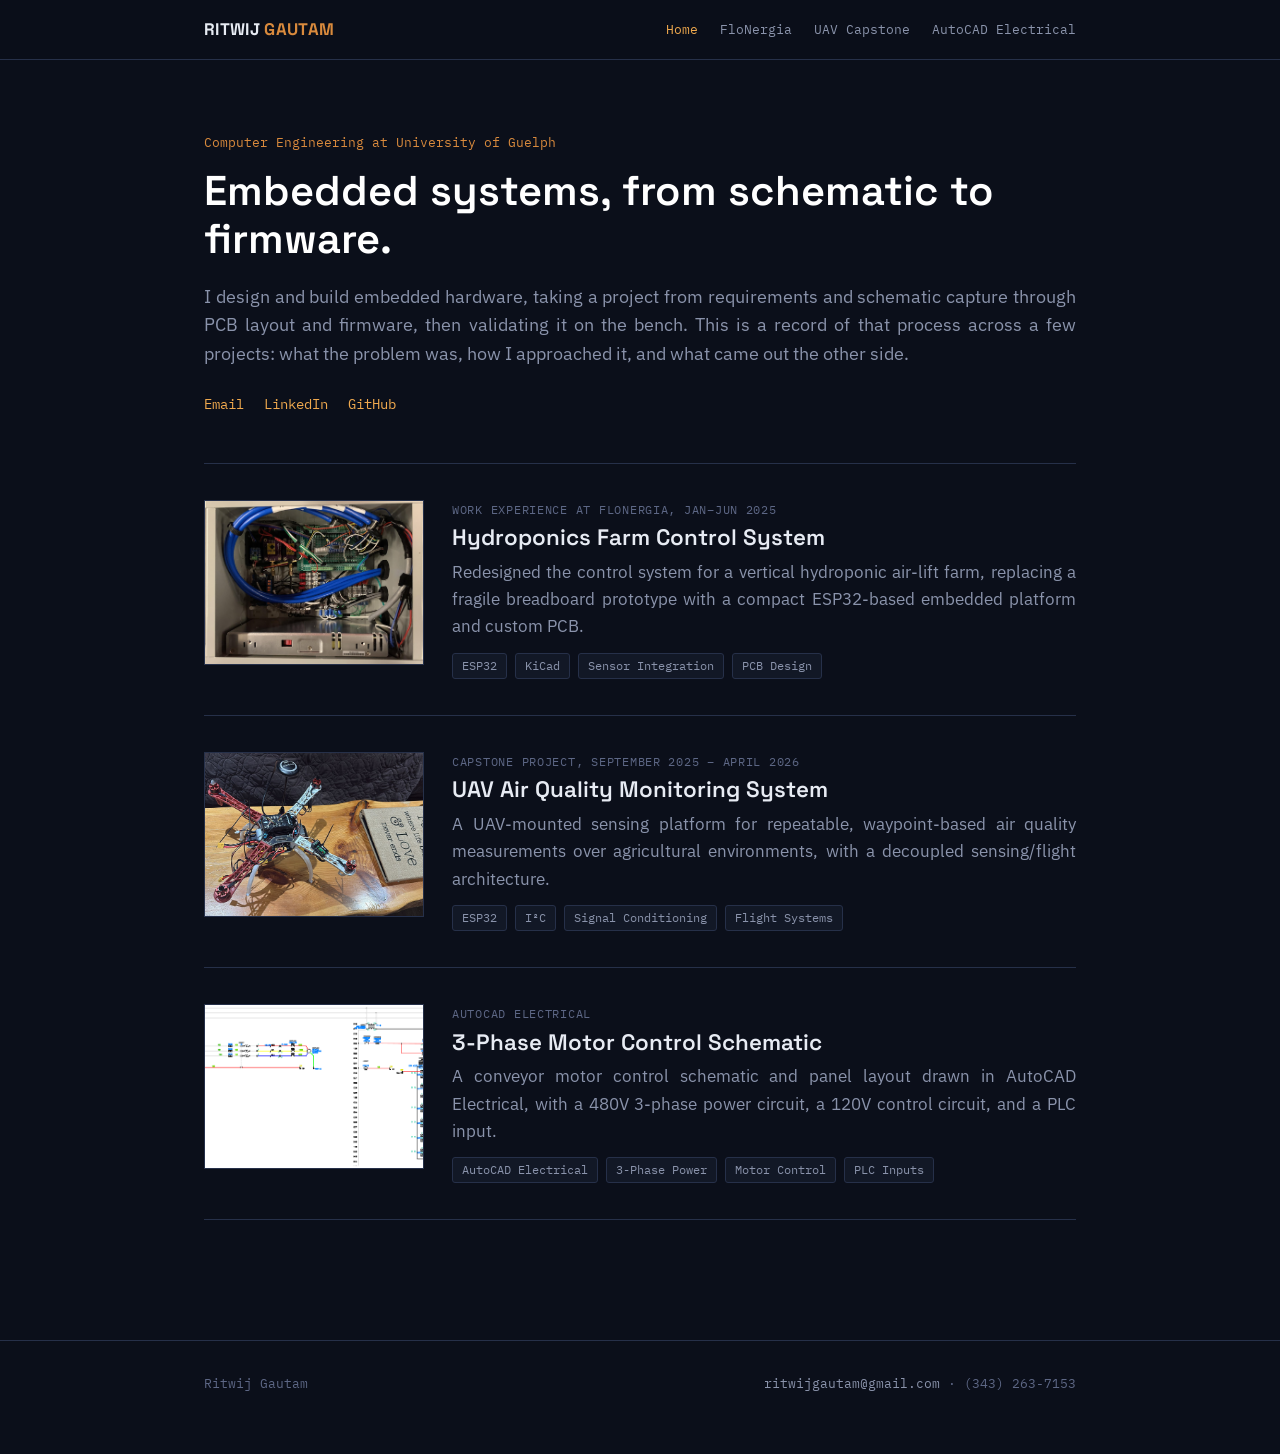
<file: index.html>
<!DOCTYPE html>
<html lang="en">
<head>
<meta charset="UTF-8">
<meta name="viewport" content="width=device-width, initial-scale=1.0">
<title>Ritwij Gautam | Embedded Systems Portfolio</title>
<link rel="stylesheet" href="styles.css">
</head>
<body>

<header class="site-header">
  <div class="wrap">
    <div class="name">RITWIJ <span>GAUTAM</span></div>
    <nav>
      <a href="index.html" class="current">Home</a>
      <a href="flonergia.html">FloNergia</a>
      <a href="capstone.html">UAV Capstone</a>
      <a href="autocad.html">AutoCAD Electrical</a>
    </nav>
  </div>
</header>

<section class="hero">
  <div class="eyebrow">Computer Engineering at University of Guelph</div>
  <h1>Embedded systems, from schematic to firmware.</h1>
  <p class="lede">
    I design and build embedded hardware, taking a project from requirements
    and schematic capture through PCB layout and firmware, then validating it
    on the bench. This is a record of that process across a few projects:
    what the problem was, how I approached it, and what came out the other side.
  </p>
  <div class="links">
    <a href="mailto:ritwijgautam@gmail.com">Email</a>
    <a href="https://www.linkedin.com/in/ritwij-gautam-88869a2b2/">LinkedIn</a>
    <a href="https://github.com/ritgaug">GitHub</a>
  </div>
</section>

<div class="project-list">

  <div class="project-row">
    <div class="thumb">
      <img src="images/flonergia/enclosure-interior.png" alt="Control enclosure interior for the hydroponics farm">
    </div>
    <div>
      <div class="meta-label">Work experience at FloNergia, Jan–Jun 2025</div>
      <h2><a href="flonergia.html">Hydroponics Farm Control System</a></h2>
      <p>Redesigned the control system for a vertical hydroponic air-lift farm, replacing a fragile breadboard prototype with a compact ESP32-based embedded platform and custom PCB.</p>
      <div class="chips">
        <span class="chip">ESP32</span>
        <span class="chip">KiCad</span>
        <span class="chip">Sensor Integration</span>
        <span class="chip">PCB Design</span>
      </div>
    </div>
  </div>

  <div class="project-row">
    <div class="thumb">
      <img src="images/capstone/uav-photo.png" alt="Assembled UAV air quality monitoring platform">
    </div>
    <div>
      <div class="meta-label">Capstone project, September 2025 – April 2026</div>
      <h2><a href="capstone.html">UAV Air Quality Monitoring System</a></h2>
      <p>A UAV-mounted sensing platform for repeatable, waypoint-based air quality measurements over agricultural environments, with a decoupled sensing/flight architecture.</p>
      <div class="chips">
        <span class="chip">ESP32</span>
        <span class="chip">I²C</span>
        <span class="chip">Signal Conditioning</span>
        <span class="chip">Flight Systems</span>
      </div>
    </div>
  </div>

  <div class="project-row">
    <div class="thumb">
      <img src="autocad-schematic.png" alt="AutoCAD Electrical motor control schematic">
    </div>
    <div>
      <div class="meta-label">AutoCAD Electrical</div>
      <h2><a href="autocad.html">3-Phase Motor Control Schematic</a></h2>
      <p>A conveyor motor control schematic and panel layout drawn in AutoCAD Electrical, with a 480V 3-phase power circuit, a 120V control circuit, and a PLC input.</p>
      <div class="chips">
        <span class="chip">AutoCAD Electrical</span>
        <span class="chip">3-Phase Power</span>
        <span class="chip">Motor Control</span>
        <span class="chip">PLC Inputs</span>
      </div>
    </div>
  </div>

</div>

<footer class="site-footer">
  <div class="wrap">
    <span>Ritwij Gautam</span>
    <span><a href="mailto:ritwijgautam@gmail.com">ritwijgautam@gmail.com</a> · (343) 263-7153</span>
  </div>
</footer>

</body>
</html>
</file>
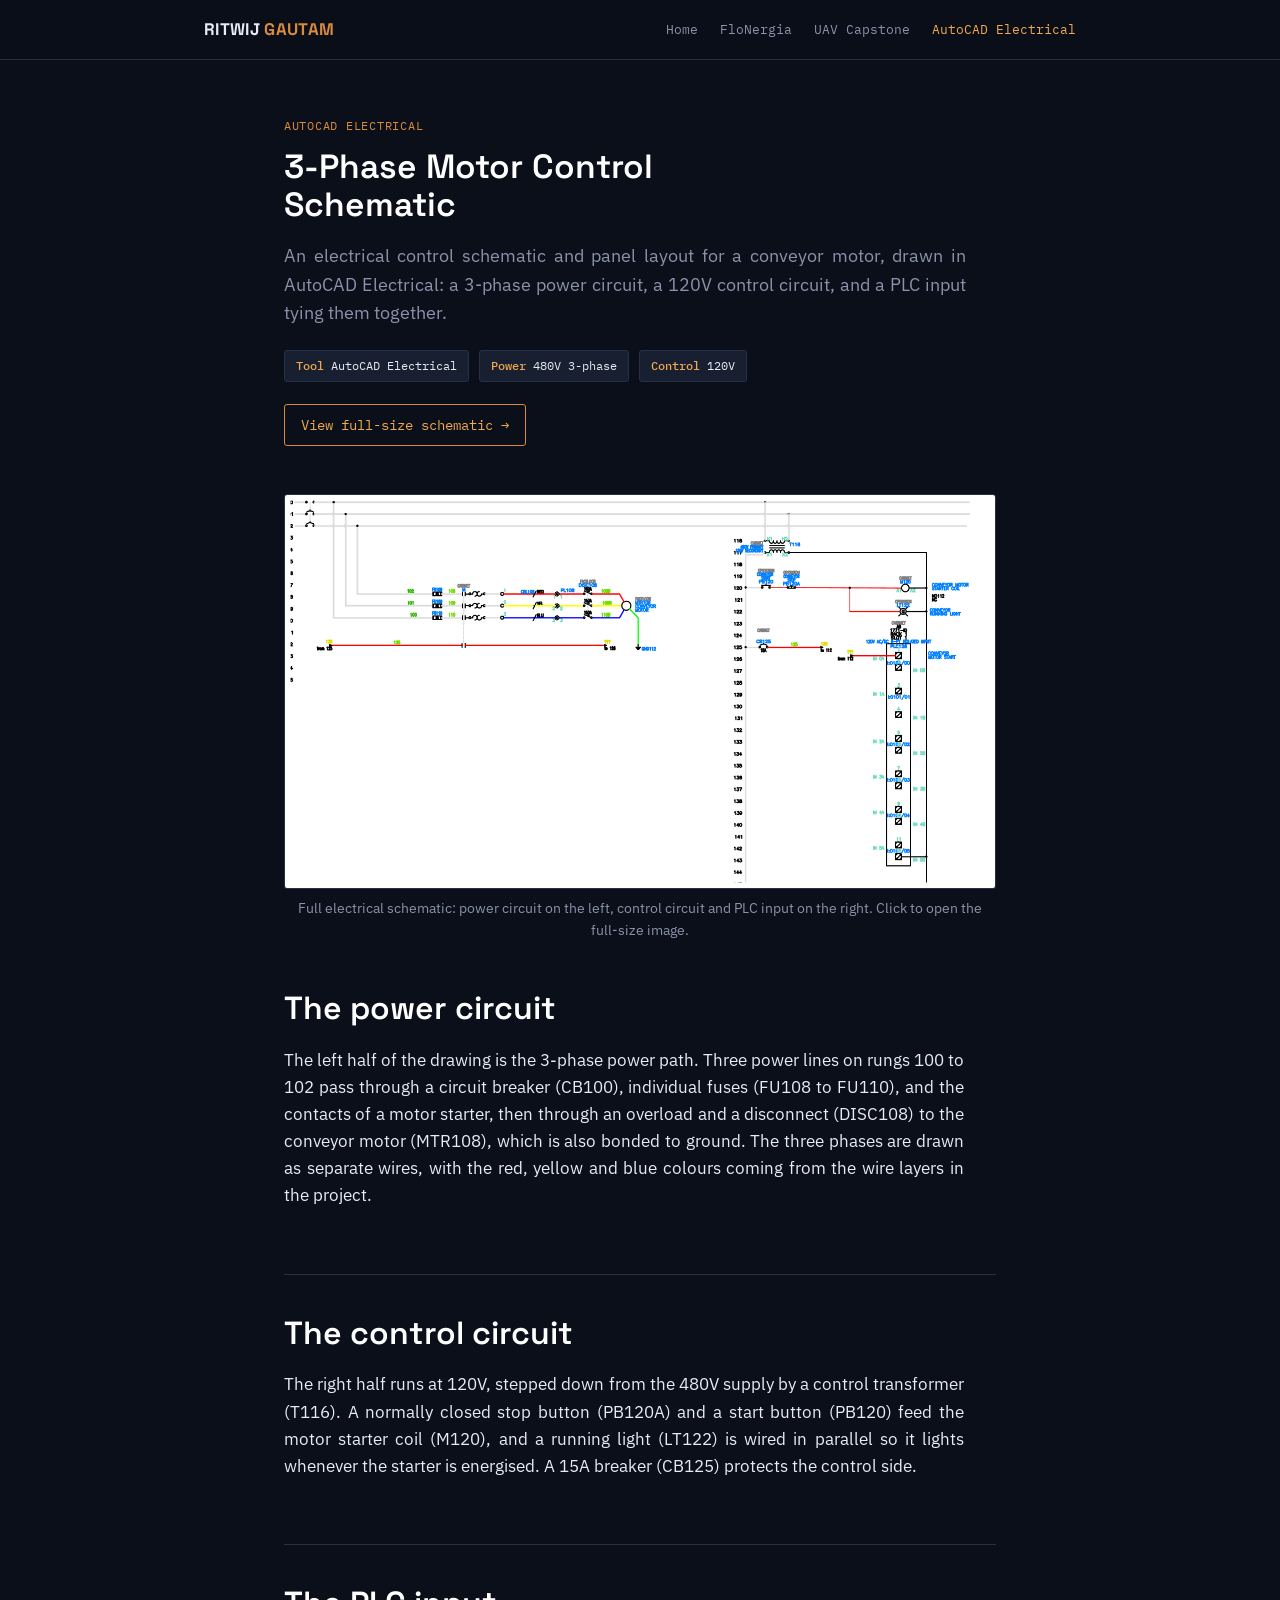
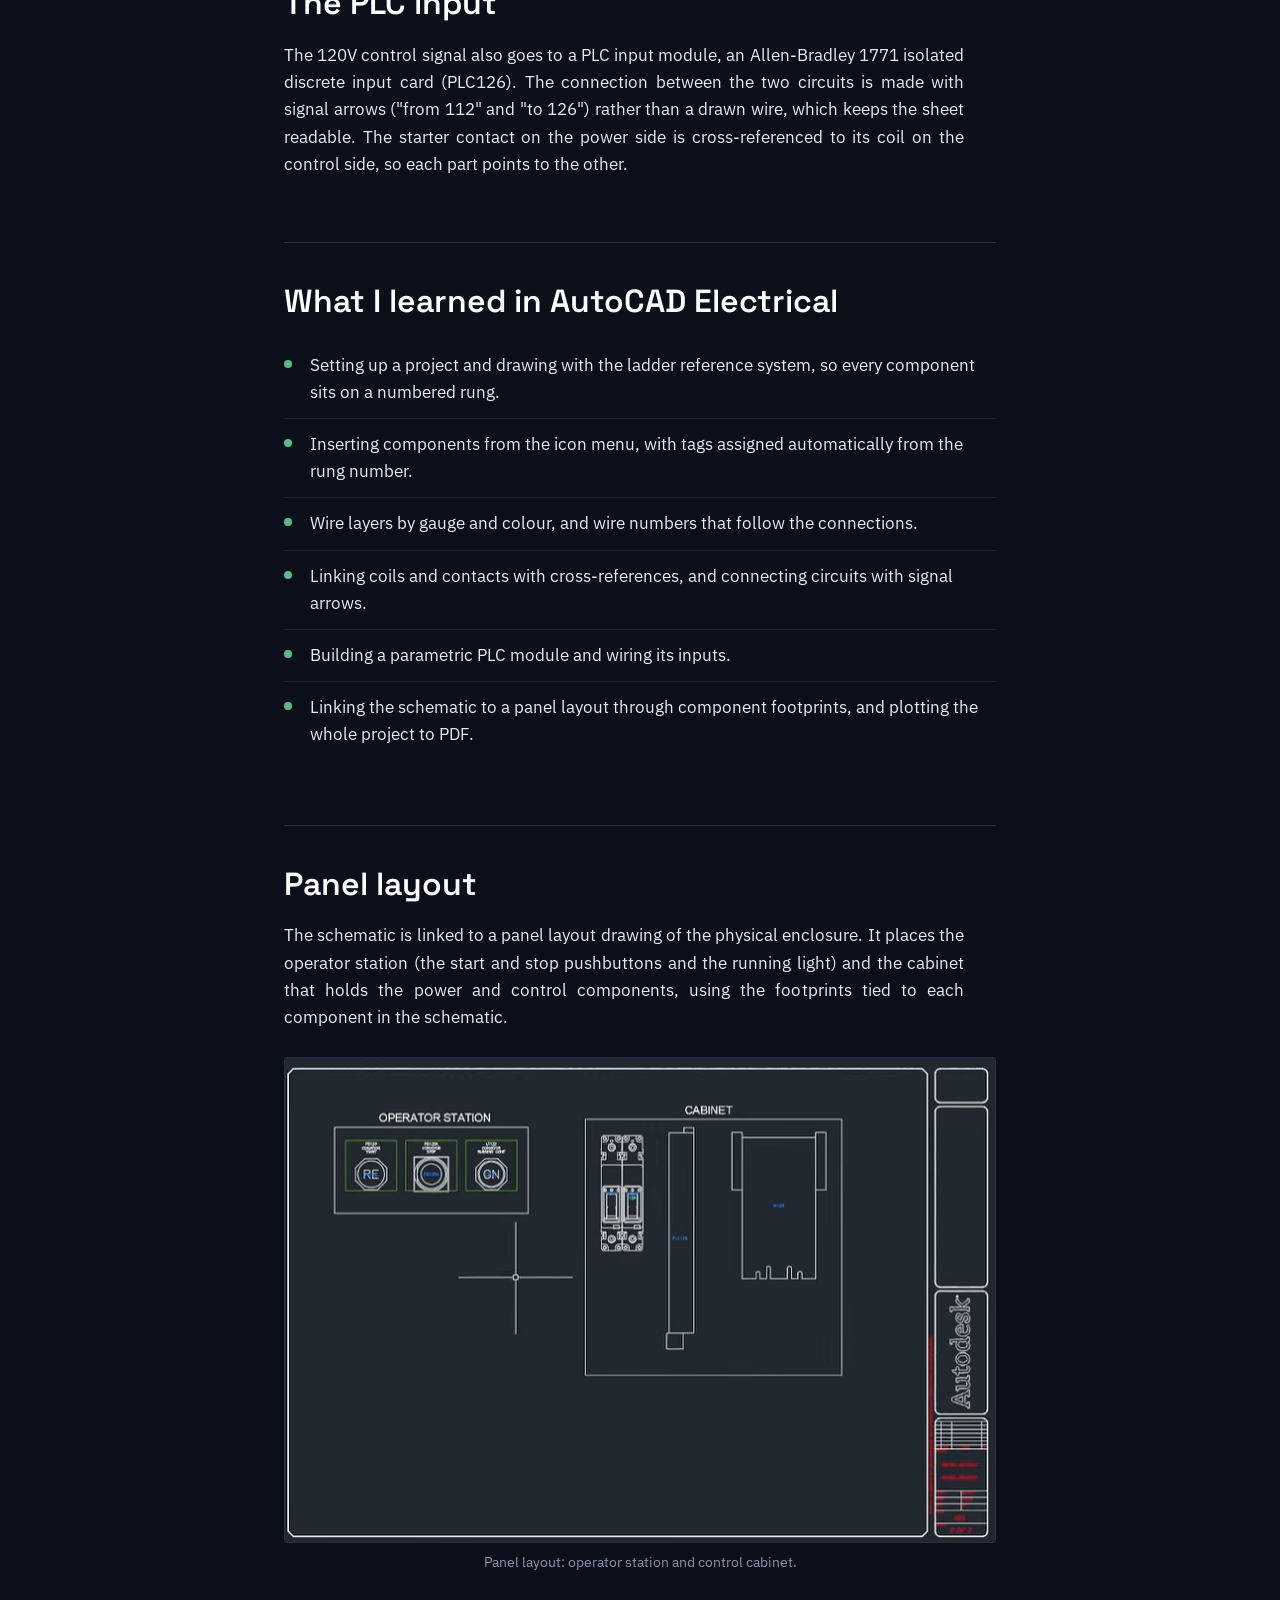
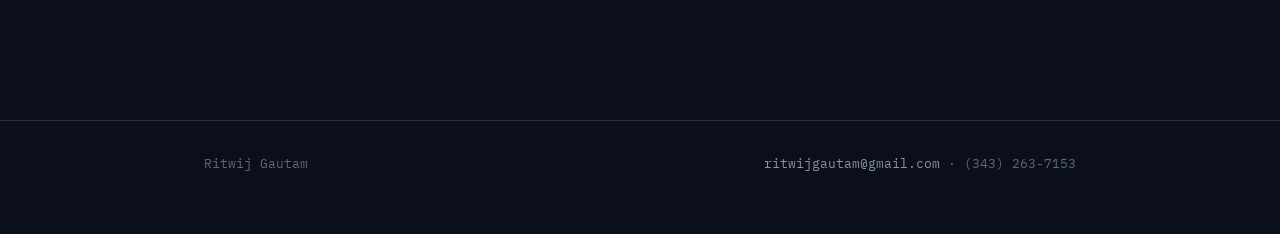
<file: autocad.html>
<!DOCTYPE html>
<html lang="en">
<head>
<meta charset="UTF-8">
<meta name="viewport" content="width=device-width, initial-scale=1.0">
<title>AutoCAD Electrical Motor Control | Ritwij Gautam</title>
<link rel="stylesheet" href="styles.css">
</head>
<body>

<header class="site-header">
  <div class="wrap">
    <div class="name">RITWIJ <span>GAUTAM</span></div>
    <nav>
      <a href="index.html">Home</a>
      <a href="flonergia.html">FloNergia</a>
      <a href="capstone.html">UAV Capstone</a>
      <a href="autocad.html" class="current">AutoCAD Electrical</a>
    </nav>
  </div>
</header>

<div class="project-hero">
  <div class="meta-label">AutoCAD Electrical</div>
  <h1>3-Phase Motor Control Schematic</h1>
  <p class="hook">
    An electrical control schematic and panel layout for a conveyor motor,
    drawn in AutoCAD Electrical: a 3-phase power circuit, a 120V control
    circuit, and a PLC input tying them together.
  </p>
  <div class="spec-row">
    <span class="spec"><b>Tool</b> AutoCAD Electrical</span>
    <span class="spec"><b>Power</b> 480V 3-phase</span>
    <span class="spec"><b>Control</b> 120V</span>
  </div>
  <a class="repo-link" href="autocad-schematic.png">View full-size schematic →</a>
</div>

<div class="hero-image">
  <a href="autocad-schematic.png"><img src="autocad-schematic.png" alt="AutoCAD Electrical schematic of a 3-phase conveyor motor control circuit"></a>
  <div class="caption">Full electrical schematic: power circuit on the left, control circuit and PLC input on the right. Click to open the full-size image.</div>
</div>

<div class="project-body">

  <section>
    <h2>The power circuit</h2>
    <p>
      The left half of the drawing is the 3-phase power path. Three
      power lines on rungs 100 to 102 pass through a circuit breaker
      (CB100), individual fuses (FU108 to FU110), and the contacts of a
      motor starter, then through an overload and a disconnect (DISC108)
      to the conveyor motor (MTR108), which is also bonded to ground.
      The three phases are drawn as separate wires, with the red, yellow
      and blue colours coming from the wire layers in the project.
    </p>
  </section>

  <section>
    <h2>The control circuit</h2>
    <p>
      The right half runs at 120V, stepped down from the 480V supply by a
      control transformer (T116). A normally closed stop button (PB120A)
      and a start button (PB120) feed the motor starter coil (M120), and a
      running light (LT122) is wired in parallel so it lights whenever the
      starter is energised. A 15A breaker (CB125) protects the control
      side.
    </p>
  </section>

  <section>
    <h2>The PLC input</h2>
    <p>
      The 120V control signal also goes to a PLC input module, an
      Allen-Bradley 1771 isolated discrete input card (PLC126). The
      connection between the two circuits is made with signal arrows
      ("from 112" and "to 126") rather than a drawn wire, which keeps the
      sheet readable. The starter contact on the power side is
      cross-referenced to its coil on the control side, so each part
      points to the other.
    </p>
  </section>

  <section>
    <h2>What I learned in AutoCAD Electrical</h2>
    <ul class="results-list">
      <li>Setting up a project and drawing with the ladder reference system, so every component sits on a numbered rung.</li>
      <li>Inserting components from the icon menu, with tags assigned automatically from the rung number.</li>
      <li>Wire layers by gauge and colour, and wire numbers that follow the connections.</li>
      <li>Linking coils and contacts with cross-references, and connecting circuits with signal arrows.</li>
      <li>Building a parametric PLC module and wiring its inputs.</li>
      <li>Linking the schematic to a panel layout through component footprints, and plotting the whole project to PDF.</li>
    </ul>
  </section>

  <section>
    <h2>Panel layout</h2>
    <p>
      The schematic is linked to a panel layout drawing of the physical
      enclosure. It places the operator station (the start and stop
      pushbuttons and the running light) and the cabinet that holds the
      power and control components, using the footprints tied to each
      component in the schematic.
    </p>
  </section>

  <div class="figure centered">
    <img src="autocad-panel.png" alt="AutoCAD Electrical panel layout showing the operator station and cabinet">
    <div class="caption">Panel layout: operator station and control cabinet.</div>
  </div>

</div>

<footer class="site-footer">
  <div class="wrap">
    <span>Ritwij Gautam</span>
    <span><a href="mailto:ritwijgautam@gmail.com">ritwijgautam@gmail.com</a> · (343) 263-7153</span>
  </div>
</footer>

</body>
</html>
</file>
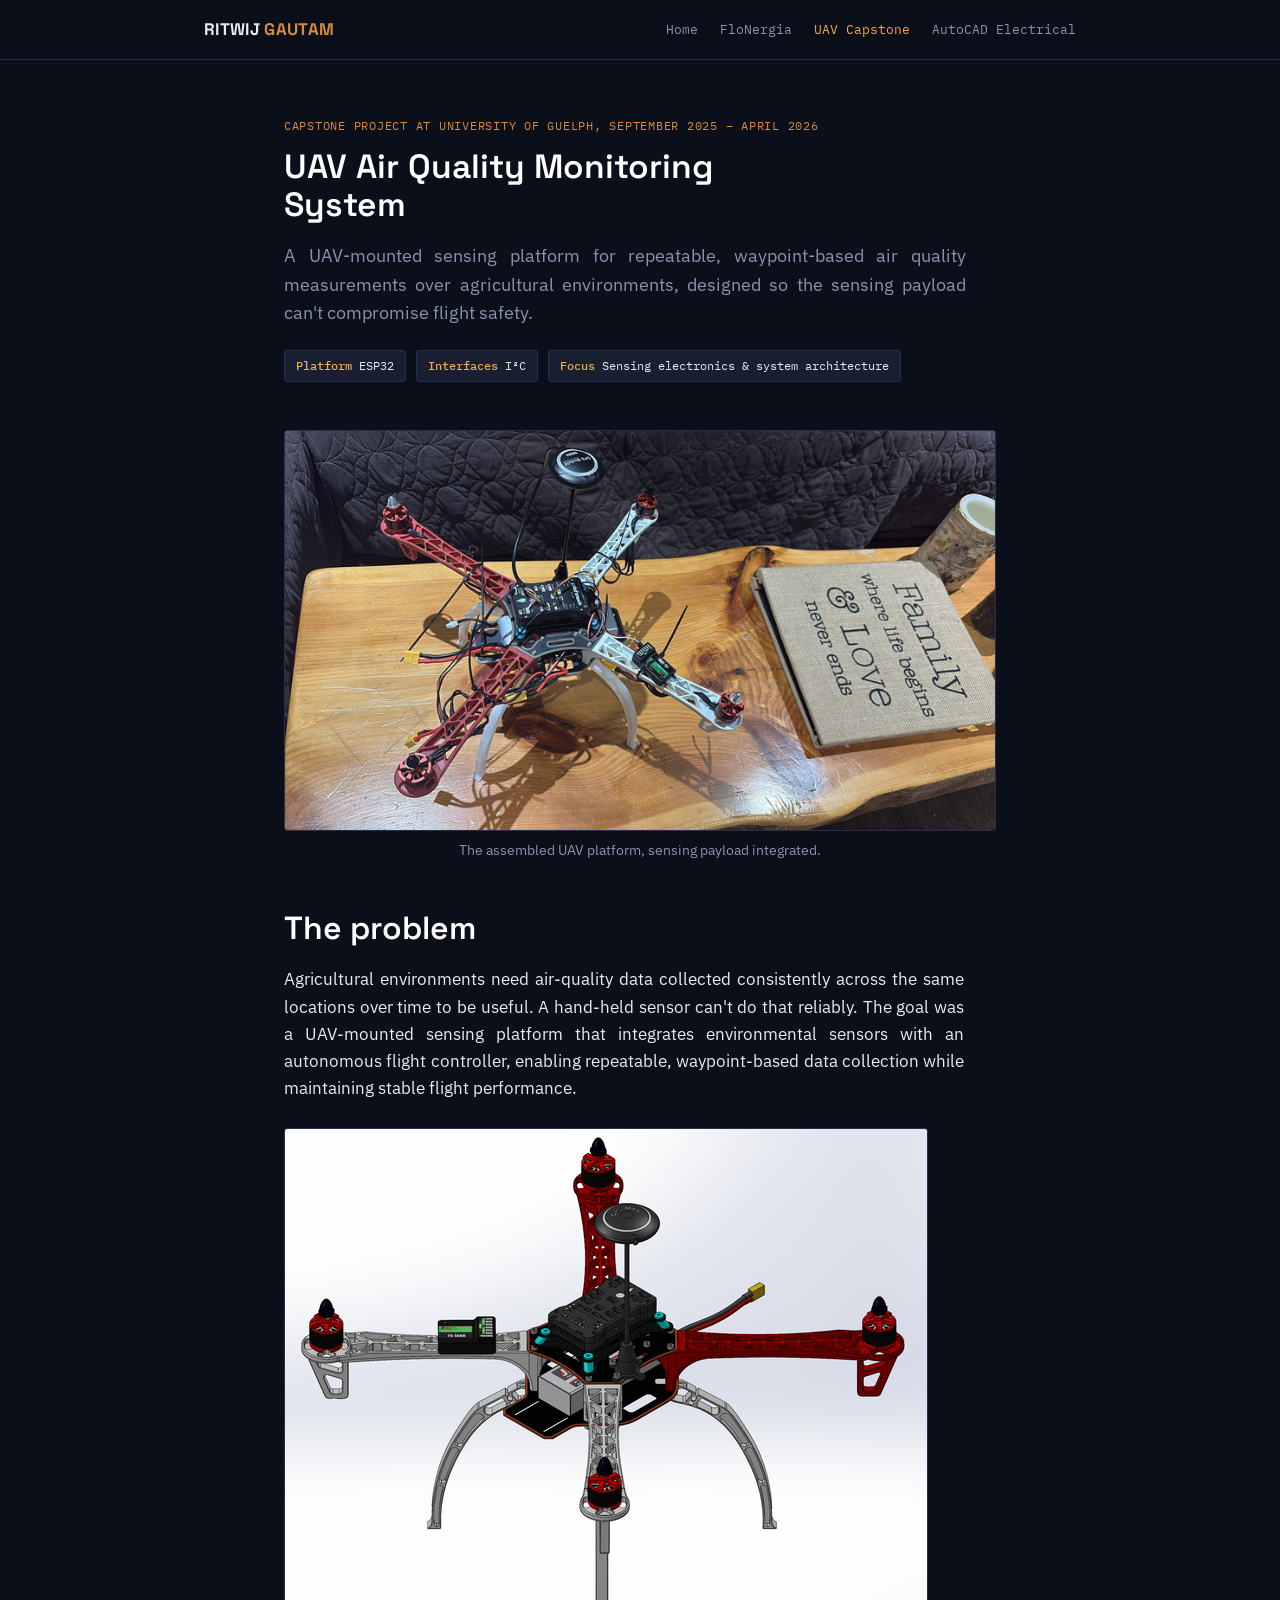
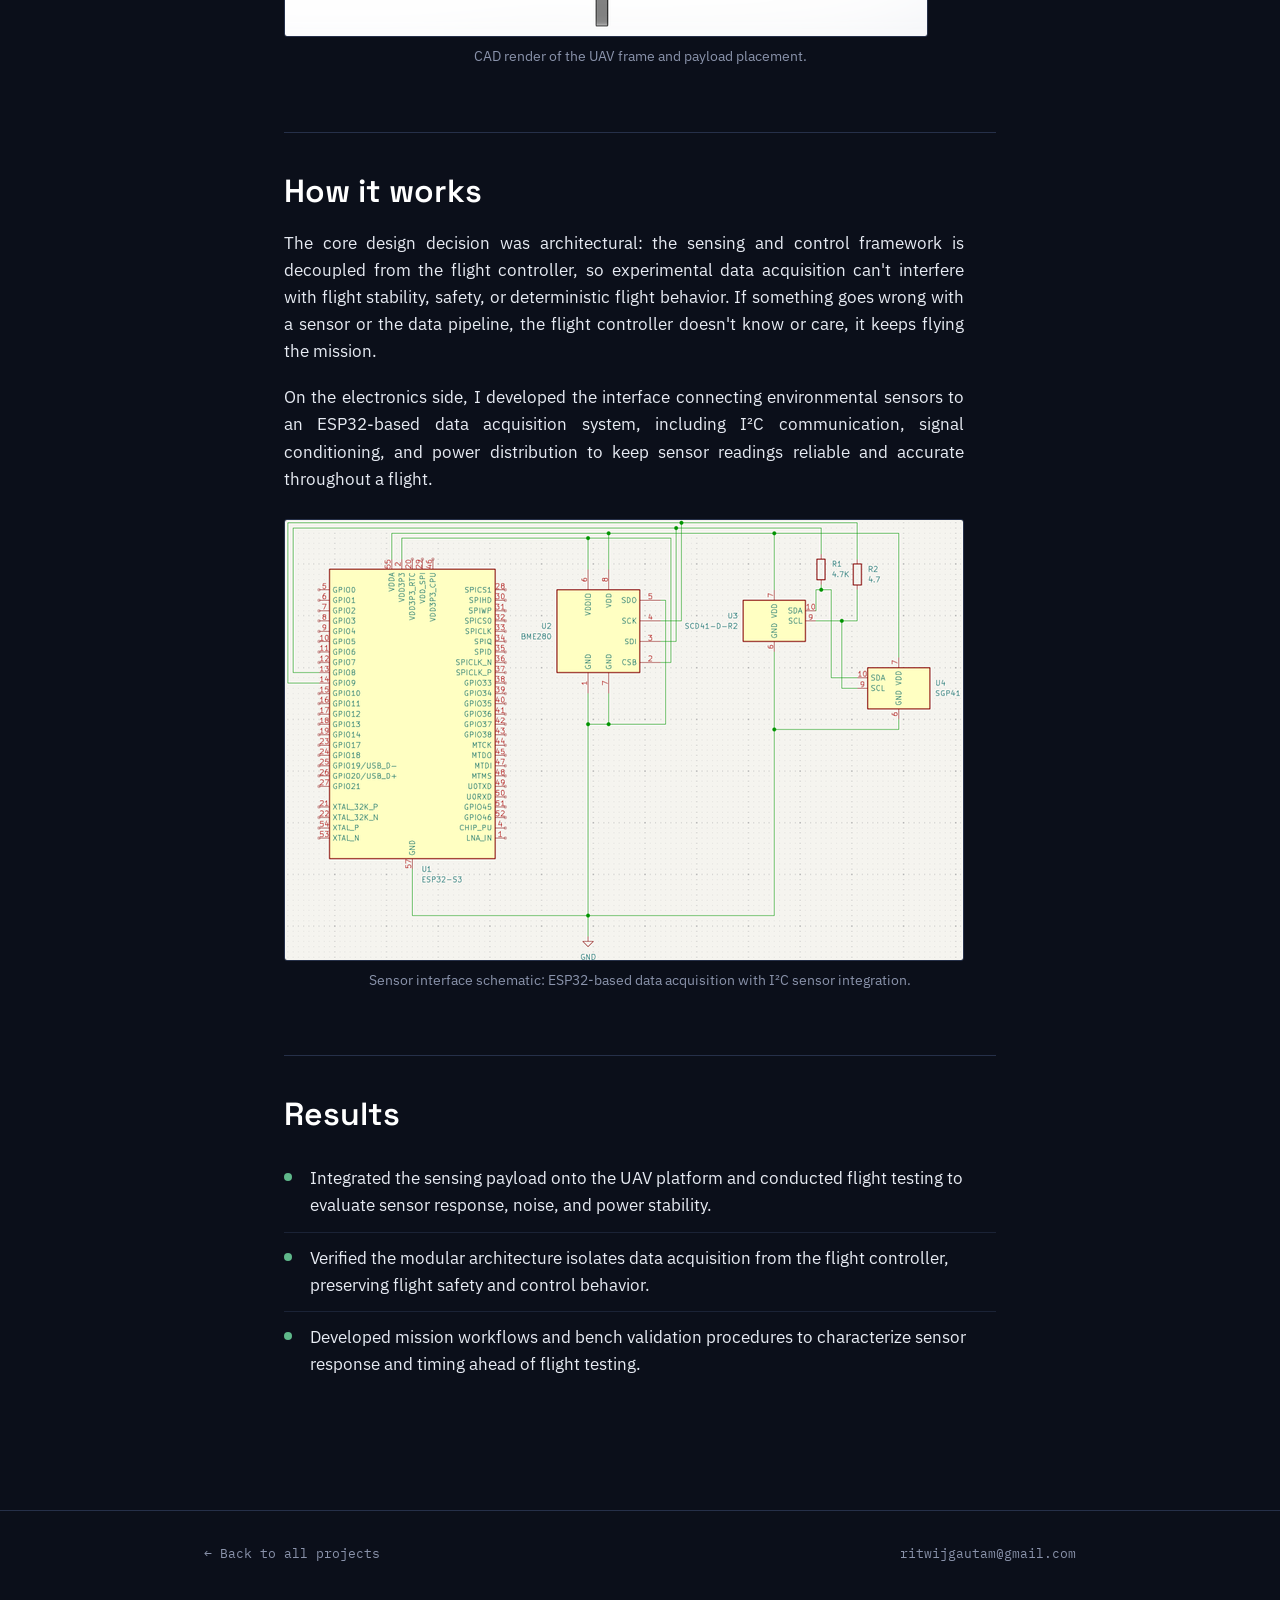
<file: capstone.html>
<!DOCTYPE html>
<html lang="en">
<head>
<meta charset="UTF-8">
<meta name="viewport" content="width=device-width, initial-scale=1.0">
<title>UAV Air Quality Monitoring System | Ritwij Gautam</title>
<link rel="stylesheet" href="styles.css">
</head>
<body>

<header class="site-header">
  <div class="wrap">
    <div class="name">RITWIJ <span>GAUTAM</span></div>
    <nav>
      <a href="index.html">Home</a>
      <a href="flonergia.html">FloNergia</a>
      <a href="capstone.html" class="current">UAV Capstone</a>
      <a href="autocad.html">AutoCAD Electrical</a>
    </nav>
  </div>
</header>

<div class="project-hero">
  <div class="meta-label">Capstone Project at University of Guelph, September 2025 – April 2026</div>
  <h1>UAV Air Quality Monitoring System</h1>
  <p class="hook">
    A UAV-mounted sensing platform for repeatable, waypoint-based air
    quality measurements over agricultural environments, designed so the
    sensing payload can't compromise flight safety.
  </p>
  <div class="spec-row">
    <span class="spec"><b>Platform</b> ESP32</span>
    <span class="spec"><b>Interfaces</b> I²C</span>
    <span class="spec"><b>Focus</b> Sensing electronics &amp; system architecture</span>
  </div>
</div>

<div class="hero-image">
  <img src="images/capstone/uav-photo.png" alt="The assembled UAV with sensing payload mounted">
  <div class="caption">The assembled UAV platform, sensing payload integrated.</div>
</div>

<div class="project-body">

  <section>
    <h2>The problem</h2>
    <p>
      Agricultural environments need air-quality data collected
      consistently across the same locations over time to be useful. A
      hand-held sensor can't do that reliably. The goal was a UAV-mounted
      sensing platform that integrates environmental sensors with an
      autonomous flight controller, enabling repeatable, waypoint-based
      data collection while maintaining stable flight performance.
    </p>
    <div class="figure">
      <img src="images/capstone/uav-render.png" alt="CAD render of the UAV platform">
      <div class="caption">CAD render of the UAV frame and payload placement.</div>
    </div>
  </section>

  <section>
    <h2>How it works</h2>
    <p>
      The core design decision was architectural: the sensing and control
      framework is decoupled from the flight controller, so experimental
      data acquisition can't interfere with flight stability, safety, or
      deterministic flight behavior. If something goes wrong with a
      sensor or the data pipeline, the flight controller doesn't know or
      care, it keeps flying the mission.
    </p>
    <p>
      On the electronics side, I developed the interface connecting
      environmental sensors to an ESP32-based data acquisition system,
      including I²C communication, signal conditioning, and power
      distribution to keep sensor readings reliable and accurate
      throughout a flight.
    </p>
    <div class="figure">
      <img src="images/capstone/uav-schematic.png" alt="Sensor interface schematic for the ESP32 data acquisition system">
      <div class="caption">Sensor interface schematic: ESP32-based data acquisition with I²C sensor integration.</div>
    </div>
  </section>

  <section>
    <h2>Results</h2>
    <ul class="results-list">
      <li>Integrated the sensing payload onto the UAV platform and conducted flight testing to evaluate sensor response, noise, and power stability.</li>
      <li>Verified the modular architecture isolates data acquisition from the flight controller, preserving flight safety and control behavior.</li>
      <li>Developed mission workflows and bench validation procedures to characterize sensor response and timing ahead of flight testing.</li>
    </ul>
  </section>

</div>

<footer class="site-footer">
  <div class="wrap">
    <span><a href="index.html">← Back to all projects</a></span>
    <span><a href="mailto:ritwijgautam@gmail.com">ritwijgautam@gmail.com</a></span>
  </div>
</footer>

</body>
</html>
</file>
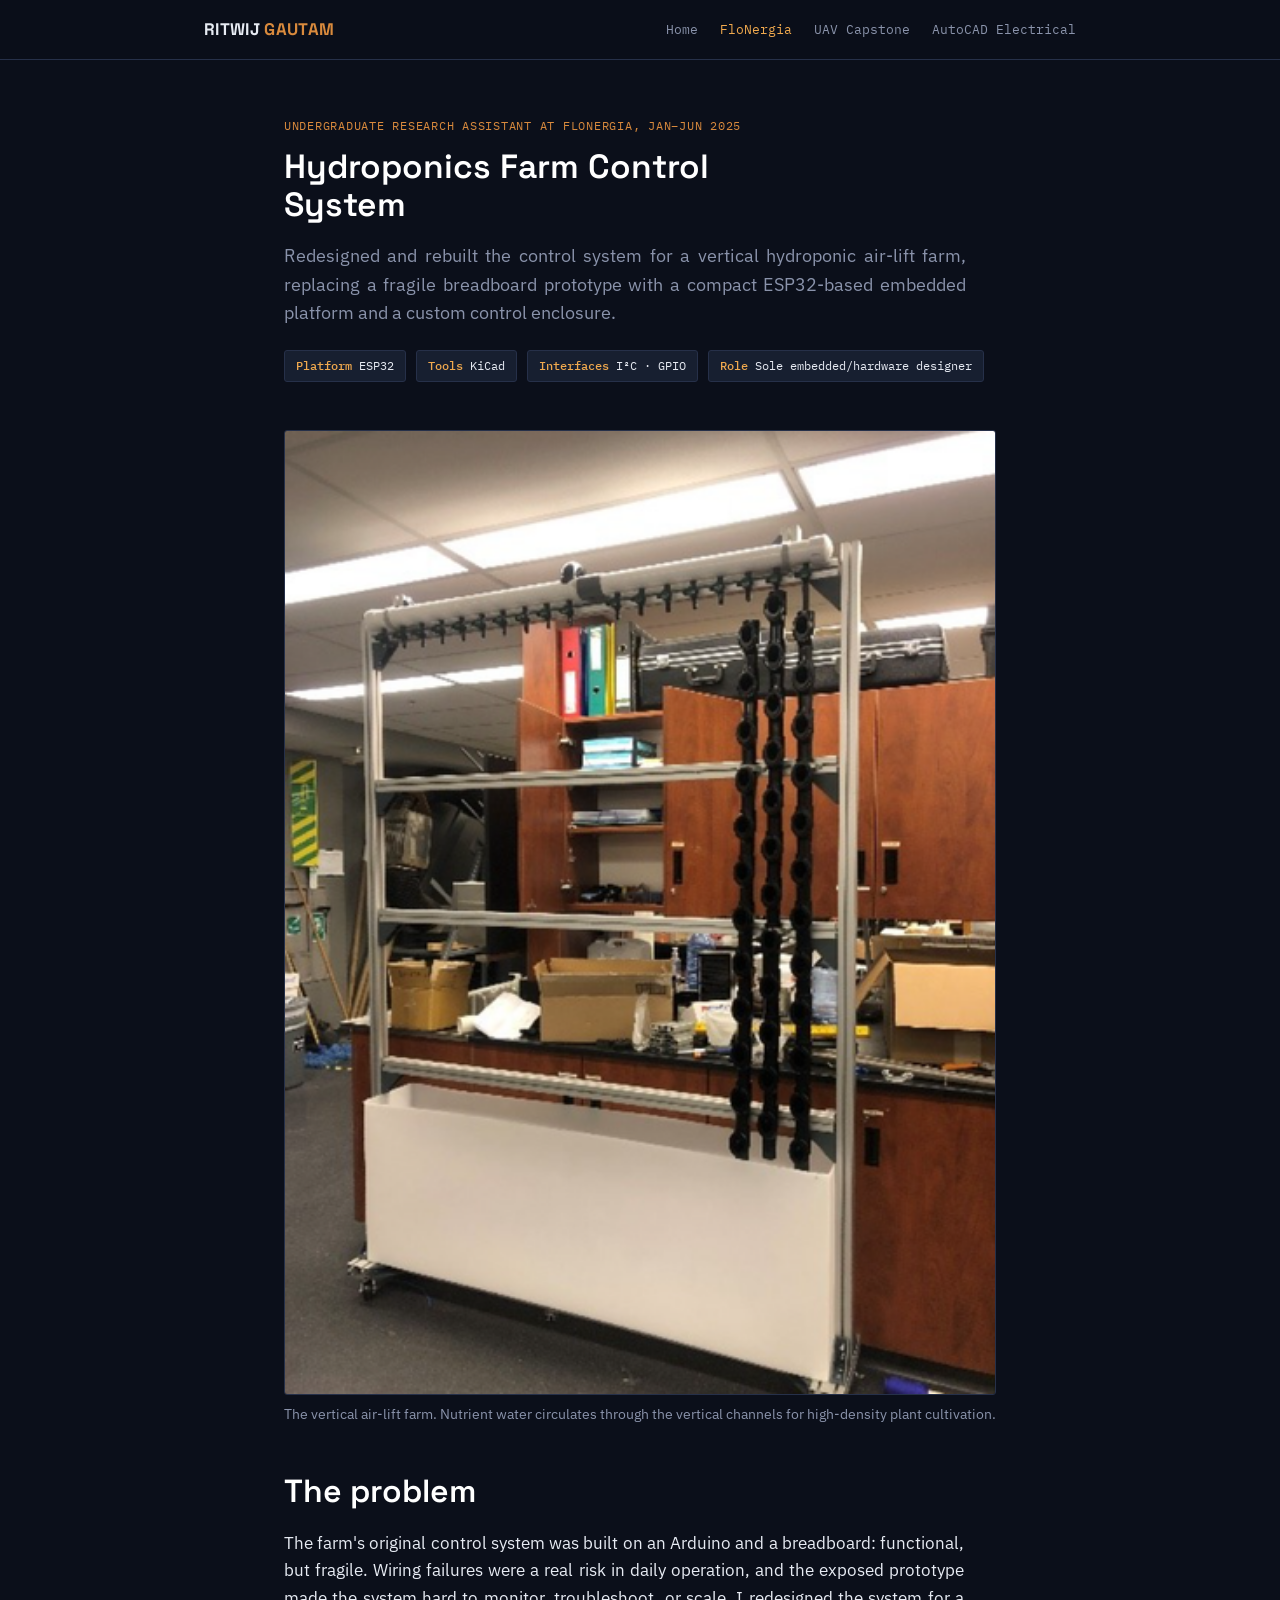
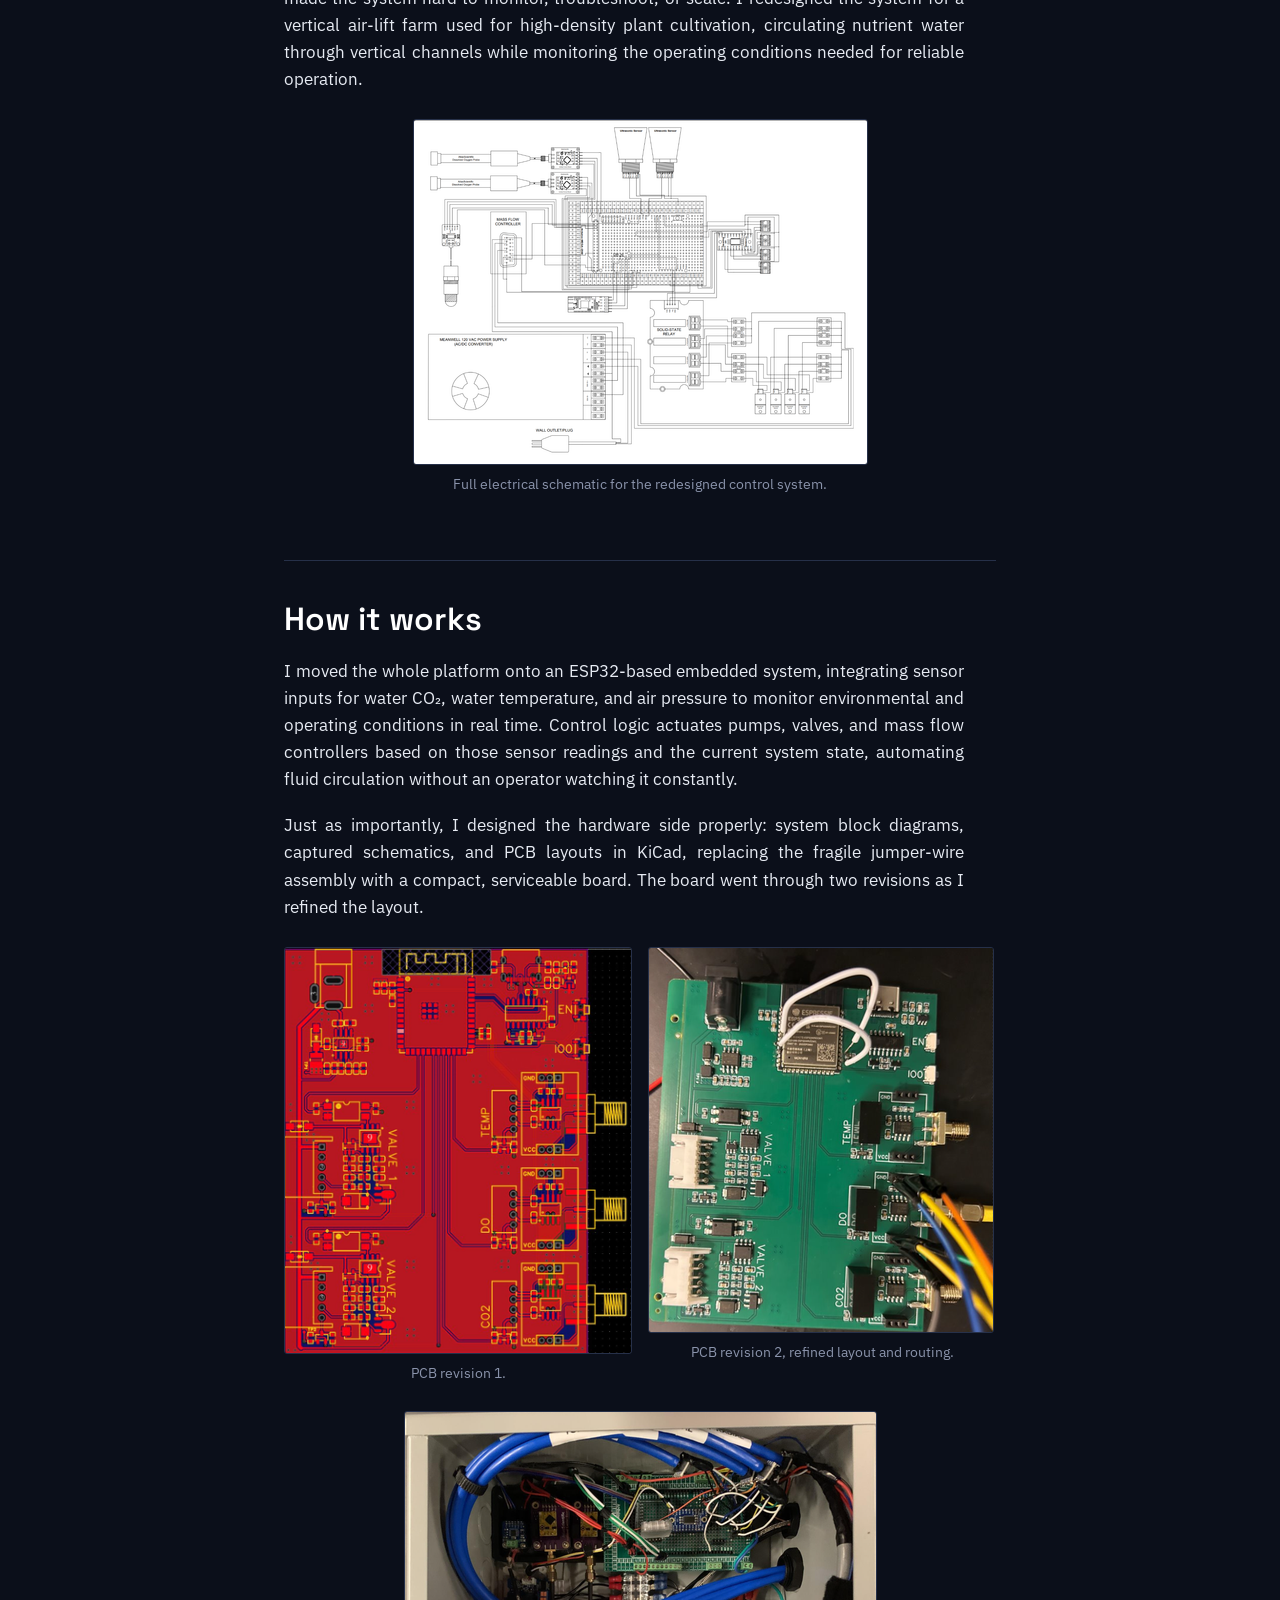
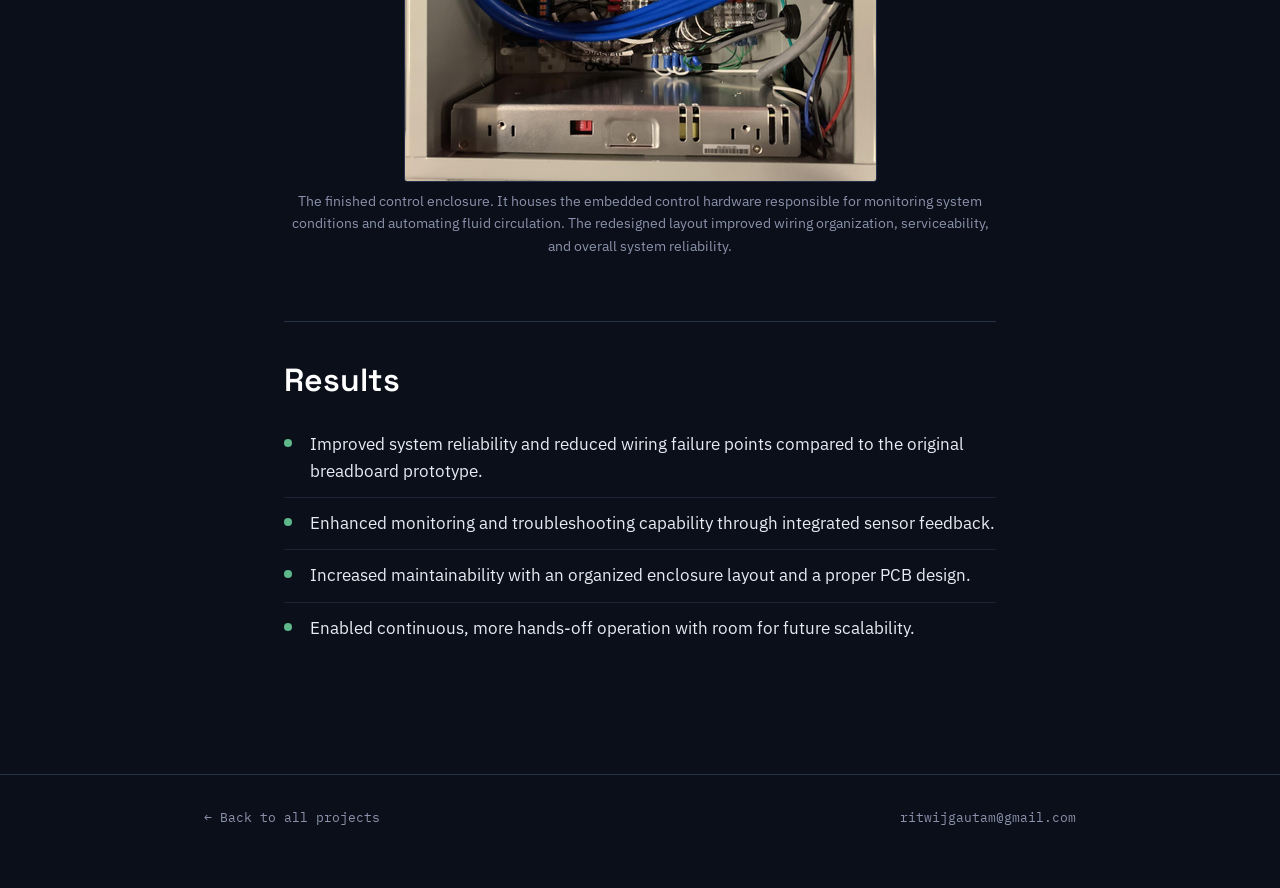
<file: flonergia.html>
<!DOCTYPE html>
<html lang="en">
<head>
<meta charset="UTF-8">
<meta name="viewport" content="width=device-width, initial-scale=1.0">
<title>Hydroponics Farm Control System | Ritwij Gautam</title>
<link rel="stylesheet" href="styles.css">
</head>
<body>

<header class="site-header">
  <div class="wrap">
    <div class="name">RITWIJ <span>GAUTAM</span></div>
    <nav>
      <a href="index.html">Home</a>
      <a href="flonergia.html" class="current">FloNergia</a>
      <a href="capstone.html">UAV Capstone</a>
      <a href="autocad.html">AutoCAD Electrical</a>
    </nav>
  </div>
</header>

<div class="project-hero">
  <div class="meta-label">Undergraduate Research Assistant at FloNergia, Jan–Jun 2025</div>
  <h1>Hydroponics Farm Control System</h1>
  <p class="hook">
    Redesigned and rebuilt the control system for a vertical hydroponic
    air-lift farm, replacing a fragile breadboard prototype with a
    compact ESP32-based embedded platform and a custom control enclosure.
  </p>
  <div class="spec-row">
    <span class="spec"><b>Platform</b> ESP32</span>
    <span class="spec"><b>Tools</b> KiCad</span>
    <span class="spec"><b>Interfaces</b> I²C · GPIO</span>
    <span class="spec"><b>Role</b> Sole embedded/hardware designer</span>
  </div>
</div>

<div class="hero-image">
  <img src="images/flonergia/farm-rack-full.png" alt="The full vertical hydroponic air-lift farm rack">
  <div class="caption">The vertical air-lift farm. Nutrient water circulates through the vertical channels for high-density plant cultivation.</div>
</div>

<div class="project-body">

  <section>
    <h2>The problem</h2>
    <p>
      The farm's original control system was built on an Arduino and a
      breadboard: functional, but fragile. Wiring failures were a real
      risk in daily operation, and the exposed prototype made the system
      hard to monitor, troubleshoot, or scale. I redesigned the system for
      a vertical air-lift farm used for high-density plant cultivation,
      circulating nutrient water through vertical channels while
      monitoring the operating conditions needed for reliable operation.
    </p>
    <div class="figure centered">
      <img src="images/flonergia/wiring-schematic.png" alt="System wiring and electrical schematic">
      <div class="caption">Full electrical schematic for the redesigned control system.</div>
    </div>
  </section>

  <section>
    <h2>How it works</h2>
    <p>
      I moved the whole platform onto an ESP32-based embedded system,
      integrating sensor inputs for water CO₂, water temperature, and air
      pressure to monitor environmental and operating conditions in real
      time. Control logic actuates pumps, valves, and mass flow
      controllers based on those sensor readings and the current system
      state, automating fluid circulation without an operator watching
      it constantly.
    </p>
    <p>
      Just as importantly, I designed the hardware side properly:
      system block diagrams, captured schematics, and PCB layouts in
      KiCad, replacing the fragile jumper-wire assembly with a compact,
      serviceable board. The board went through two revisions as I
      refined the layout.
    </p>
    <div class="figure two-up">
      <div>
        <img src="images/flonergia/pcb-red.png" alt="Control PCB, revision 1">
        <div class="caption">PCB revision 1.</div>
      </div>
      <div>
        <img src="images/flonergia/pcb-green.png" alt="Control PCB, revision 2">
        <div class="caption">PCB revision 2, refined layout and routing.</div>
      </div>
    </div>
    <div class="figure centered">
      <img src="images/flonergia/enclosure-interior.png" alt="Interior of the finished control enclosure">
      <div class="caption">
        The finished control enclosure. It houses the embedded control
        hardware responsible for monitoring system conditions and
        automating fluid circulation. The redesigned layout improved
        wiring organization, serviceability, and overall system
        reliability.
      </div>
    </div>
  </section>

  <section>
    <h2>Results</h2>
    <ul class="results-list">
      <li>Improved system reliability and reduced wiring failure points compared to the original breadboard prototype.</li>
      <li>Enhanced monitoring and troubleshooting capability through integrated sensor feedback.</li>
      <li>Increased maintainability with an organized enclosure layout and a proper PCB design.</li>
      <li>Enabled continuous, more hands-off operation with room for future scalability.</li>
    </ul>
  </section>

</div>

<footer class="site-footer">
  <div class="wrap">
    <span><a href="index.html">← Back to all projects</a></span>
    <span><a href="mailto:ritwijgautam@gmail.com">ritwijgautam@gmail.com</a></span>
  </div>
</footer>

</body>
</html>
</file>
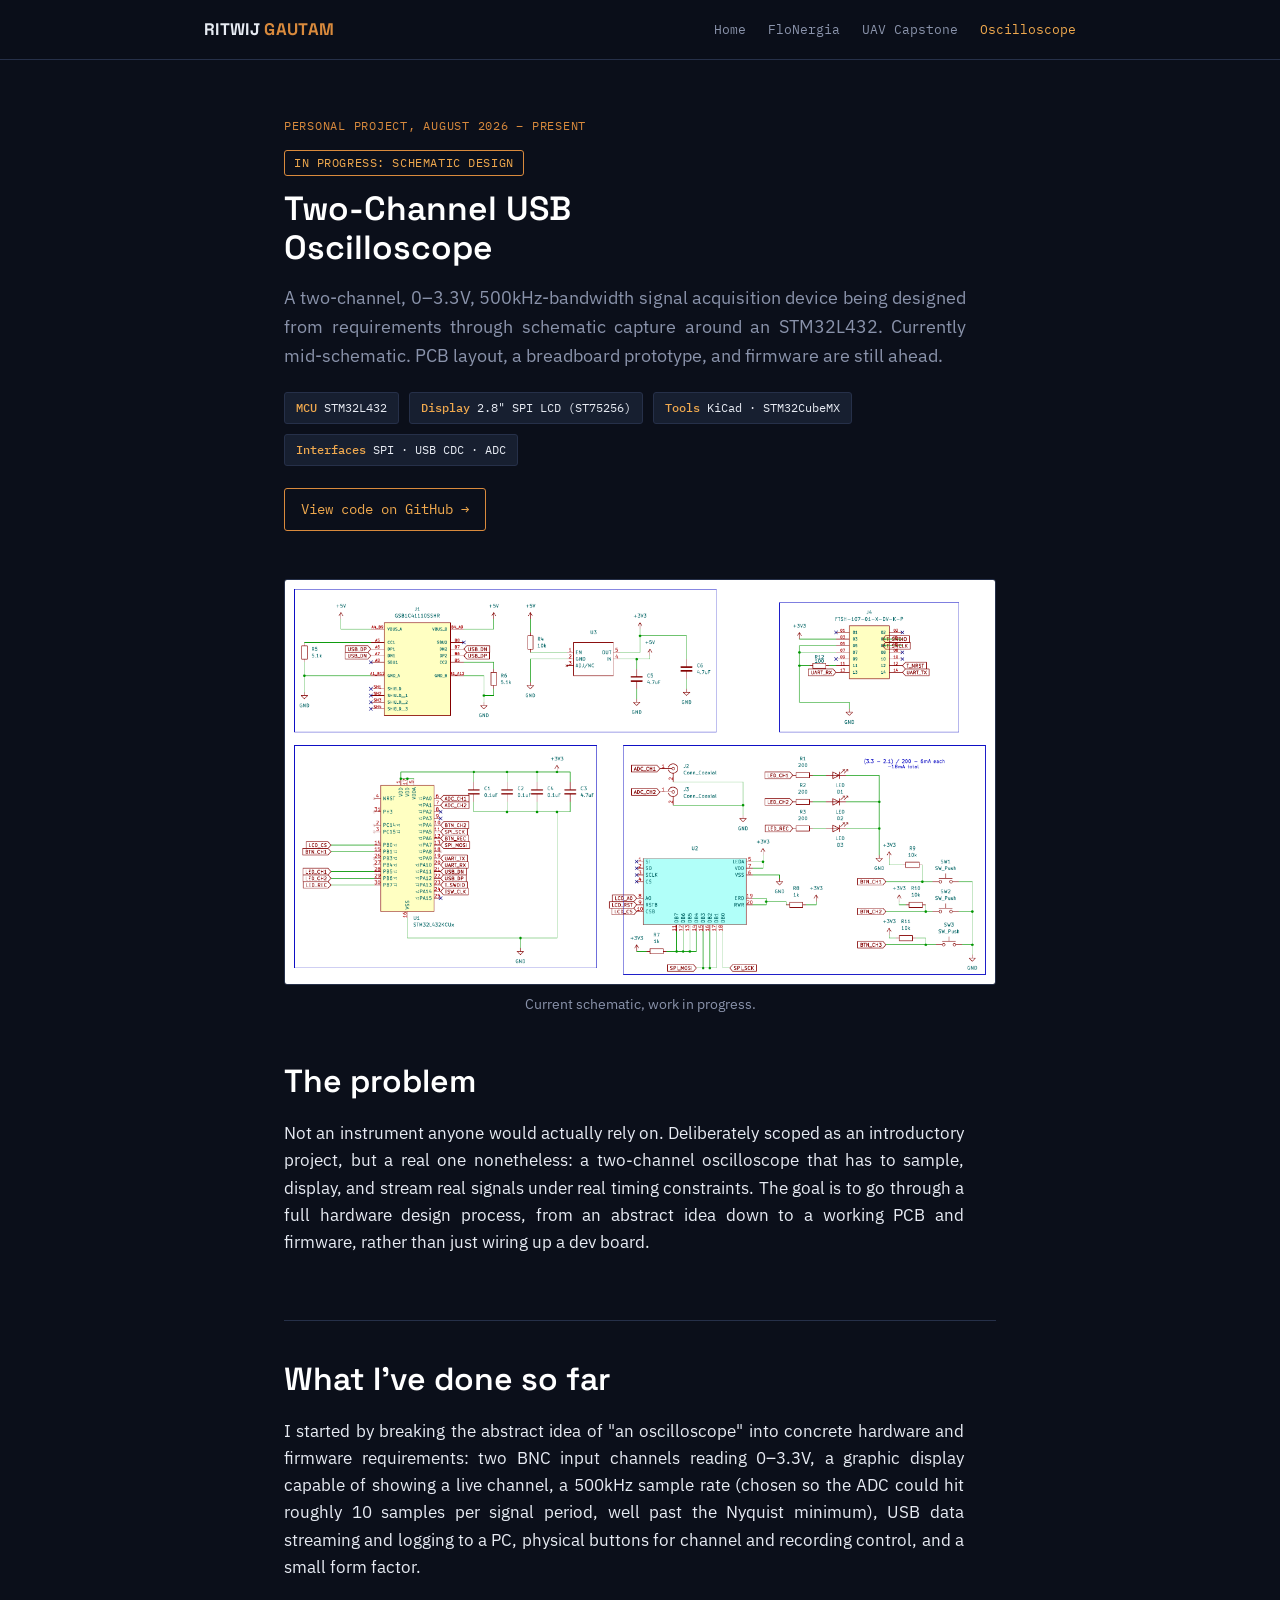
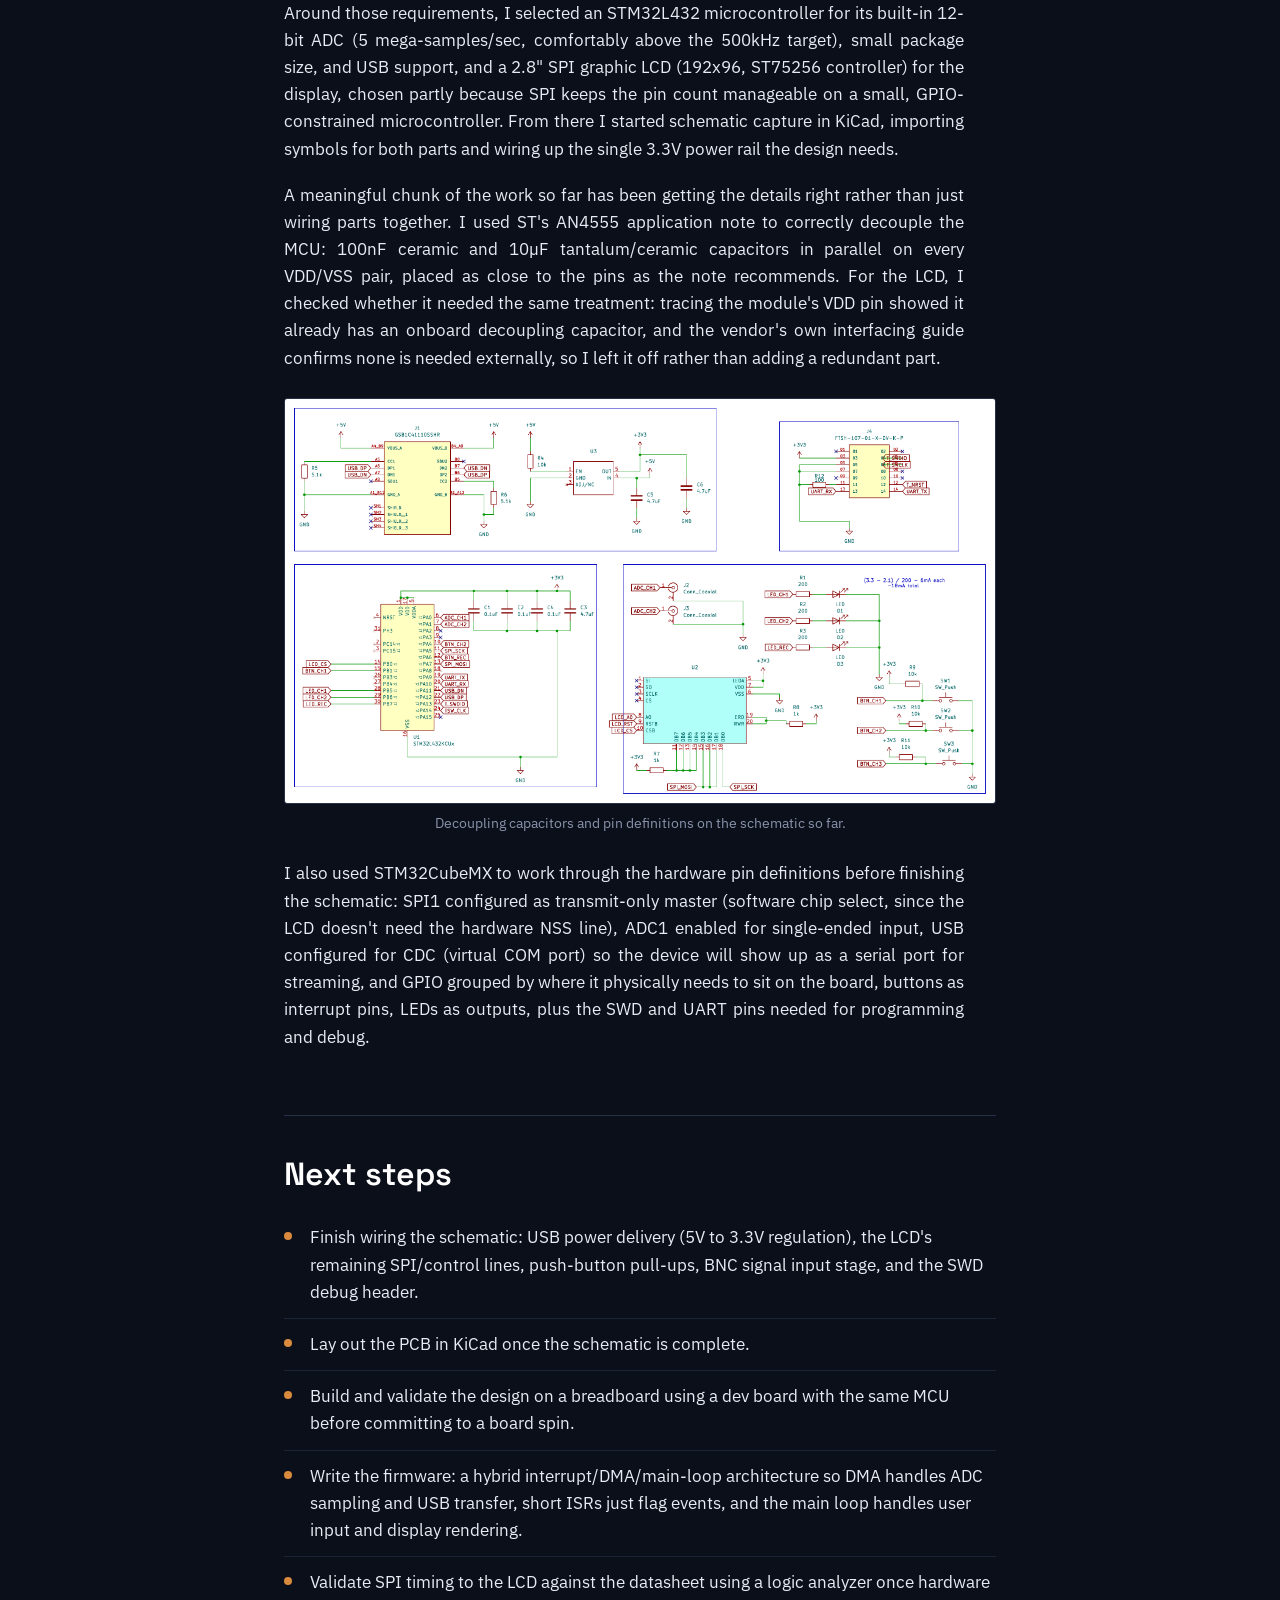
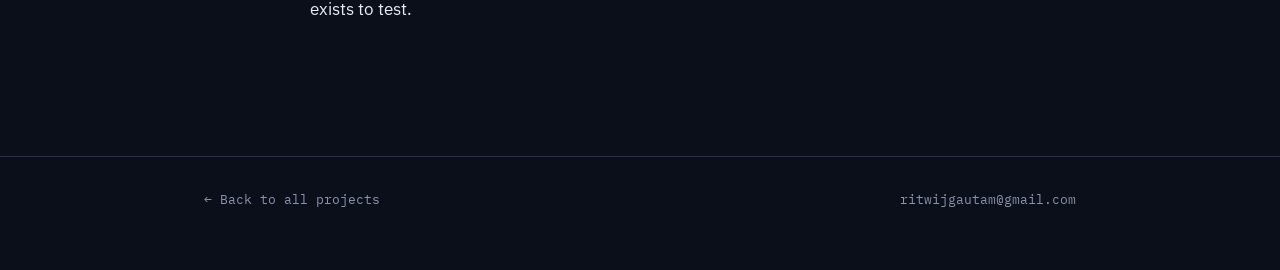
<file: oscilloscope.html>
<!DOCTYPE html>
<html lang="en">
<head>
<meta charset="UTF-8">
<meta name="viewport" content="width=device-width, initial-scale=1.0">
<title>Two-Channel USB Oscilloscope | Ritwij Gautam</title>
<link rel="stylesheet" href="styles.css">
</head>
<body>

<header class="site-header">
  <div class="wrap">
    <div class="name">RITWIJ <span>GAUTAM</span></div>
    <nav>
      <a href="index.html">Home</a>
      <a href="flonergia.html">FloNergia</a>
      <a href="capstone.html">UAV Capstone</a>
      <a href="oscilloscope.html" class="current">Oscilloscope</a>
    </nav>
  </div>
</header>

<div class="project-hero">
  <div class="meta-label">Personal project, August 2026 – Present</div>
  <span class="status-tag in-progress">In progress: schematic design</span>
  <h1>Two-Channel USB Oscilloscope</h1>
  <p class="hook">
    A two-channel, 0&ndash;3.3V, 500kHz-bandwidth signal acquisition device
    being designed from requirements through schematic capture around an
    STM32L432. Currently mid-schematic. PCB layout, a breadboard prototype,
    and firmware are still ahead.
  </p>
  <div class="spec-row">
    <span class="spec"><b>MCU</b> STM32L432</span>
    <span class="spec"><b>Display</b> 2.8" SPI LCD (ST75256)</span>
    <span class="spec"><b>Tools</b> KiCad · STM32CubeMX</span>
    <span class="spec"><b>Interfaces</b> SPI · USB CDC · ADC</span>
  </div>
  <a class="repo-link" href="https://github.com/ritgaug/stm32-usb-oscilloscope">View code on GitHub →</a>
</div>

<div class="hero-image">
  <img src="images/oscilloscope/schematic.png" alt="Current schematic, in progress">
  <div class="caption">Current schematic, work in progress.</div>
</div>

<div class="project-body">

  <section>
    <h2>The problem</h2>
    <p>
      Not an instrument anyone would actually rely on. Deliberately
      scoped as an introductory project, but a real one nonetheless: a
      two-channel oscilloscope that has to sample, display, and stream
      real signals under real timing constraints. The goal is to go
      through a full hardware design process, from an abstract idea down
      to a working PCB and firmware, rather than just wiring up a dev
      board.
    </p>
  </section>

  <section>
    <h2>What I've done so far</h2>
    <p>
      I started by breaking the abstract idea of "an oscilloscope" into
      concrete hardware and firmware requirements: two BNC input channels
      reading 0&ndash;3.3V, a graphic display capable of showing a live
      channel, a 500kHz sample rate (chosen so the ADC could hit roughly
      10 samples per signal period, well past the Nyquist minimum), USB
      data streaming and logging to a PC, physical buttons for channel
      and recording control, and a small form factor.
    </p>
    <p>
      Around those requirements, I selected an STM32L432 microcontroller
      for its built-in 12-bit ADC (5 mega-samples/sec, comfortably above
      the 500kHz target), small package size, and USB support, and a
      2.8" SPI graphic LCD (192x96, ST75256 controller) for the display,
      chosen partly because SPI keeps the pin count manageable on a
      small, GPIO-constrained microcontroller. From there I started
      schematic capture in KiCad, importing symbols for both parts and
      wiring up the single 3.3V power rail the design needs.
    </p>
    <p>
      A meaningful chunk of the work so far has been getting the details
      right rather than just wiring parts together. I used ST's AN4555
      application note to correctly decouple the MCU: 100nF ceramic and
      10&micro;F tantalum/ceramic capacitors in parallel on every VDD/VSS
      pair, placed as close to the pins as the note recommends. For the
      LCD, I checked whether it needed the same treatment: tracing the
      module's VDD pin showed it already has an onboard decoupling
      capacitor, and the vendor's own interfacing guide confirms none is
      needed externally, so I left it off rather than adding a redundant
      part.
    </p>
    <div class="figure">
      <img src="images/oscilloscope/schematic.png" alt="Schematic detail: decoupling and pin definitions">
      <div class="caption">Decoupling capacitors and pin definitions on the schematic so far.</div>
    </div>
    <p>
      I also used STM32CubeMX to work through the hardware pin
      definitions before finishing the schematic: SPI1 configured as
      transmit-only master (software chip select, since the LCD doesn't
      need the hardware NSS line), ADC1 enabled for single-ended input,
      USB configured for CDC (virtual COM port) so the device will show
      up as a serial port for streaming, and GPIO grouped by where it
      physically needs to sit on the board, buttons as interrupt pins,
      LEDs as outputs, plus the SWD and UART pins needed for programming
      and debug.
    </p>
  </section>

  <section>
    <h2>Next steps</h2>
    <ul class="next-steps-list">
      <li>Finish wiring the schematic: USB power delivery (5V to 3.3V regulation), the LCD's remaining SPI/control lines, push-button pull-ups, BNC signal input stage, and the SWD debug header.</li>
      <li>Lay out the PCB in KiCad once the schematic is complete.</li>
      <li>Build and validate the design on a breadboard using a dev board with the same MCU before committing to a board spin.</li>
      <li>Write the firmware: a hybrid interrupt/DMA/main-loop architecture so DMA handles ADC sampling and USB transfer, short ISRs just flag events, and the main loop handles user input and display rendering.</li>
      <li>Validate SPI timing to the LCD against the datasheet using a logic analyzer once hardware exists to test.</li>
    </ul>
  </section>

</div>

<footer class="site-footer">
  <div class="wrap">
    <span><a href="index.html">← Back to all projects</a></span>
    <span><a href="mailto:ritwijgautam@gmail.com">ritwijgautam@gmail.com</a></span>
  </div>
</footer>

</body>
</html>
</file>
<file: styles.css>
/* ============================================
   Ritwij Gautam Portfolio
   Design grounded in PCB/schematic visual language:
   deep circuit-board blue-black, copper-trace accent,
   graph-paper grid, monospace for technical specs.
   ============================================ */

@import url('https://fonts.googleapis.com/css2?family=Space+Grotesk:wght@500;600;700&family=IBM+Plex+Sans:wght@400;500;600&family=IBM+Plex+Mono:wght@400;500&display=swap');

:root {
  --bg: #0b0f1a;
  --panel: #121826;
  --panel-raised: #171f30;
  --line: #263049;
  --line-soft: #1b2336;
  --copper: #d98a3d;
  --copper-bright: #f0a94e;
  --text: #e7ebf3;
  --text-muted: #8a93ab;
  --text-faint: #5d6785;
  --accent-green: #5fb88a;

  --font-display: 'Space Grotesk', sans-serif;
  --font-body: 'IBM Plex Sans', sans-serif;
  --font-mono: 'IBM Plex Mono', monospace;

  --maxw: 760px;
}

* { box-sizing: border-box; }

html {
  scroll-behavior: smooth;
}

body {
  margin: 0;
  background: var(--bg);
  color: var(--text);
  font-family: var(--font-body);
  font-size: 17px;
  line-height: 1.6;
  -webkit-font-smoothing: antialiased;
}

a { color: var(--copper-bright); text-decoration: none; }
a:hover { text-decoration: underline; }
a:focus-visible, button:focus-visible {
  outline: 2px solid var(--copper-bright);
  outline-offset: 3px;
}

img { max-width: 100%; display: block; border-radius: 3px; }

h1, h2, h3 {
  font-family: var(--font-display);
  font-weight: 600;
  line-height: 1.15;
  margin: 0 0 0.5em 0;
  color: #fff;
}

p { margin: 0 0 1.1em 0; max-width: 68ch; text-align: justify; text-justify: inter-word; hyphens: auto; }

/* ---------- layout shell ---------- */

.wrap {
  max-width: var(--maxw);
  margin: 0 auto;
  padding: 0 24px;
}

header.site-header {
  border-bottom: 1px solid var(--line);
  background: rgba(11, 15, 26, 0.88);
  backdrop-filter: blur(6px);
  position: sticky;
  top: 0;
  z-index: 10;
}

.site-header .wrap {
  max-width: 920px;
  display: flex;
  align-items: center;
  justify-content: space-between;
  padding-top: 16px;
  padding-bottom: 16px;
}

.site-header .name {
  font-family: var(--font-display);
  font-weight: 700;
  font-size: 1.05rem;
  color: var(--text);
  letter-spacing: 0.02em;
}
.site-header .name span { color: var(--copper); }

.site-header nav {
  display: flex;
  gap: 22px;
  font-family: var(--font-mono);
  font-size: 0.82rem;
}
.site-header nav a {
  color: var(--text-muted);
}
.site-header nav a:hover,
.site-header nav a.current {
  color: var(--copper-bright);
  text-decoration: none;
}

footer.site-footer {
  border-top: 1px solid var(--line);
  margin-top: 80px;
  padding: 32px 0 60px;
  color: var(--text-faint);
  font-family: var(--font-mono);
  font-size: 0.82rem;
}
footer.site-footer .wrap { max-width: 920px; display: flex; justify-content: space-between; flex-wrap: wrap; gap: 12px; }
footer.site-footer a { color: var(--text-muted); }

/* ---------- homepage hero ---------- */

.hero {
  max-width: 920px;
  margin: 0 auto;
  padding: 72px 24px 48px;
}

.hero .eyebrow {
  font-family: var(--font-mono);
  font-size: 0.82rem;
  color: var(--copper);
  margin-bottom: 14px;
}

.hero h1 {
  font-size: 2.6rem;
}

.hero p.lede {
  font-size: 1.1rem;
  color: var(--text-muted);
  max-width: none;
  margin-top: 18px;
}

.hero .links {
  margin-top: 24px;
  display: flex;
  gap: 20px;
  font-family: var(--font-mono);
  font-size: 0.9rem;
}

/* ---------- project list (homepage) ---------- */

.project-list {
  max-width: 920px;
  margin: 0 auto;
  padding: 0 24px 40px;
}

.project-row {
  display: grid;
  grid-template-columns: 220px 1fr;
  gap: 28px;
  align-items: start;
  padding: 36px 0;
  border-top: 1px solid var(--line);
}
.project-row:last-child { border-bottom: 1px solid var(--line); }

.project-row .thumb {
  aspect-ratio: 4 / 3;
  overflow: hidden;
  border: 1px solid var(--line);
  background: var(--panel);
}
.project-row .thumb img { width: 100%; height: 100%; object-fit: cover; border-radius: 0; }

.project-row .meta-label {
  font-family: var(--font-mono);
  font-size: 0.76rem;
  color: var(--text-faint);
  text-transform: uppercase;
  letter-spacing: 0.06em;
  margin-bottom: 6px;
}

.project-row h2 {
  font-size: 1.4rem;
  margin-bottom: 8px;
}

.project-row h2 a { color: var(--text); }
.project-row h2 a:hover { color: var(--copper-bright); text-decoration: none; }

.project-row p { color: var(--text-muted); margin-bottom: 12px; }

.chips { display: flex; flex-wrap: wrap; gap: 8px; margin-top: 4px; }
.chip {
  font-family: var(--font-mono);
  font-size: 0.72rem;
  color: var(--text-muted);
  border: 1px solid var(--line);
  padding: 3px 9px;
  border-radius: 3px;
  background: var(--panel);
}

@media (max-width: 640px) {
  .project-row { grid-template-columns: 1fr; }
}

/* ---------- project page ---------- */

.project-hero {
  max-width: var(--maxw);
  margin: 0 auto;
  padding: 56px 24px 8px;
}

.project-hero .meta-label {
  font-family: var(--font-mono);
  font-size: 0.78rem;
  color: var(--copper);
  text-transform: uppercase;
  letter-spacing: 0.06em;
  margin-bottom: 12px;
}

.project-hero h1 { font-size: 2.1rem; max-width: 22ch; }

.project-hero .hook {
  font-size: 1.12rem;
  color: var(--text-muted);
  margin-top: 14px;
  max-width: 62ch;
}

.spec-row {
  display: flex;
  flex-wrap: wrap;
  gap: 10px;
  margin-top: 22px;
}
.spec {
  font-family: var(--font-mono);
  font-size: 0.78rem;
  color: var(--text);
  background: var(--panel-raised);
  border: 1px solid var(--line);
  padding: 5px 11px;
  border-radius: 3px;
}
.spec b { color: var(--copper-bright); font-weight: 500; }

.repo-link {
  margin-top: 22px;
  display: inline-flex;
  align-items: center;
  gap: 8px;
  font-family: var(--font-mono);
  font-size: 0.88rem;
  border: 1px solid var(--copper);
  color: var(--copper-bright);
  padding: 9px 16px;
  border-radius: 3px;
}
.repo-link:hover { background: rgba(217, 138, 61, 0.1); text-decoration: none; }

.hero-image {
  max-width: var(--maxw);
  margin: 40px auto 0;
  padding: 0 24px;
}
.hero-image img {
  border: 1px solid var(--line);
  width: 100%;
}
.caption {
  font-family: var(--font-body);
  font-size: 0.88rem;
  color: var(--text-muted);
  margin-top: 8px;
  text-align: center;
}

.project-body {
  max-width: var(--maxw);
  margin: 0 auto;
  padding: 8px 24px 40px;
}

.project-body section {
  margin-top: 64px;
  padding-top: 40px;
  border-top: 1px solid var(--line);
}
.project-body section:first-child {
  margin-top: 40px;
  padding-top: 0;
  border-top: none;
}

.project-body h2 {
  font-size: 2rem;
  margin-bottom: 20px;
}

.figure {
  margin: 26px 0;
}
.figure img {
  border: 1px solid var(--line);
}
.figure.centered img {
  margin: 0 auto;
}
.figure.two-up {
  display: grid;
  grid-template-columns: 1fr 1fr;
  gap: 16px;
}
@media (max-width: 640px) {
  .figure.two-up { grid-template-columns: 1fr; }
}

.results-list {
  list-style: none;
  padding: 0;
  margin: 0;
}
.results-list li {
  padding: 12px 0 12px 26px;
  border-top: 1px solid var(--line-soft);
  position: relative;
}
.results-list li:first-child { border-top: none; }
.results-list li::before {
  content: '';
  position: absolute;
  left: 0;
  top: 20px;
  width: 8px;
  height: 8px;
  background: var(--accent-green);
  border-radius: 50%;
}

.next-steps-list {
  list-style: none;
  padding: 0;
  margin: 0;
}
.next-steps-list li {
  padding: 12px 0 12px 26px;
  border-top: 1px solid var(--line-soft);
  position: relative;
}
.next-steps-list li:first-child { border-top: none; }
.next-steps-list li::before {
  content: '';
  position: absolute;
  left: 0;
  top: 20px;
  width: 8px;
  height: 8px;
  background: var(--copper);
  border-radius: 50%;
}

.code-snippet {
  margin: 22px 0;
  background: var(--panel);
  border: 1px solid var(--line);
  border-radius: 4px;
  overflow: hidden;
}
.code-snippet .snippet-label {
  font-family: var(--font-mono);
  font-size: 0.74rem;
  color: var(--text-faint);
  padding: 9px 14px;
  border-bottom: 1px solid var(--line);
}
.code-snippet pre {
  margin: 0;
  padding: 16px;
  overflow-x: auto;
  font-family: var(--font-mono);
  font-size: 0.83rem;
  line-height: 1.55;
  color: #c9d1e0;
}

.todo-box {
  margin: 22px 0;
  border: 1px dashed var(--copper);
  border-radius: 4px;
  padding: 14px 16px;
  font-family: var(--font-mono);
  font-size: 0.82rem;
  color: var(--copper-bright);
  background: rgba(217, 138, 61, 0.06);
}
.todo-box b { color: #fff; }

.status-tag {
  display: inline-block;
  font-family: var(--font-mono);
  font-size: 0.72rem;
  text-transform: uppercase;
  letter-spacing: 0.05em;
  padding: 3px 9px;
  border-radius: 3px;
  border: 1px solid var(--line);
  color: var(--text-muted);
  margin-bottom: 14px;
}
.status-tag.in-progress { border-color: var(--copper); color: var(--copper-bright); }
.status-tag.complete { border-color: var(--accent-green); color: var(--accent-green); }
</file>
